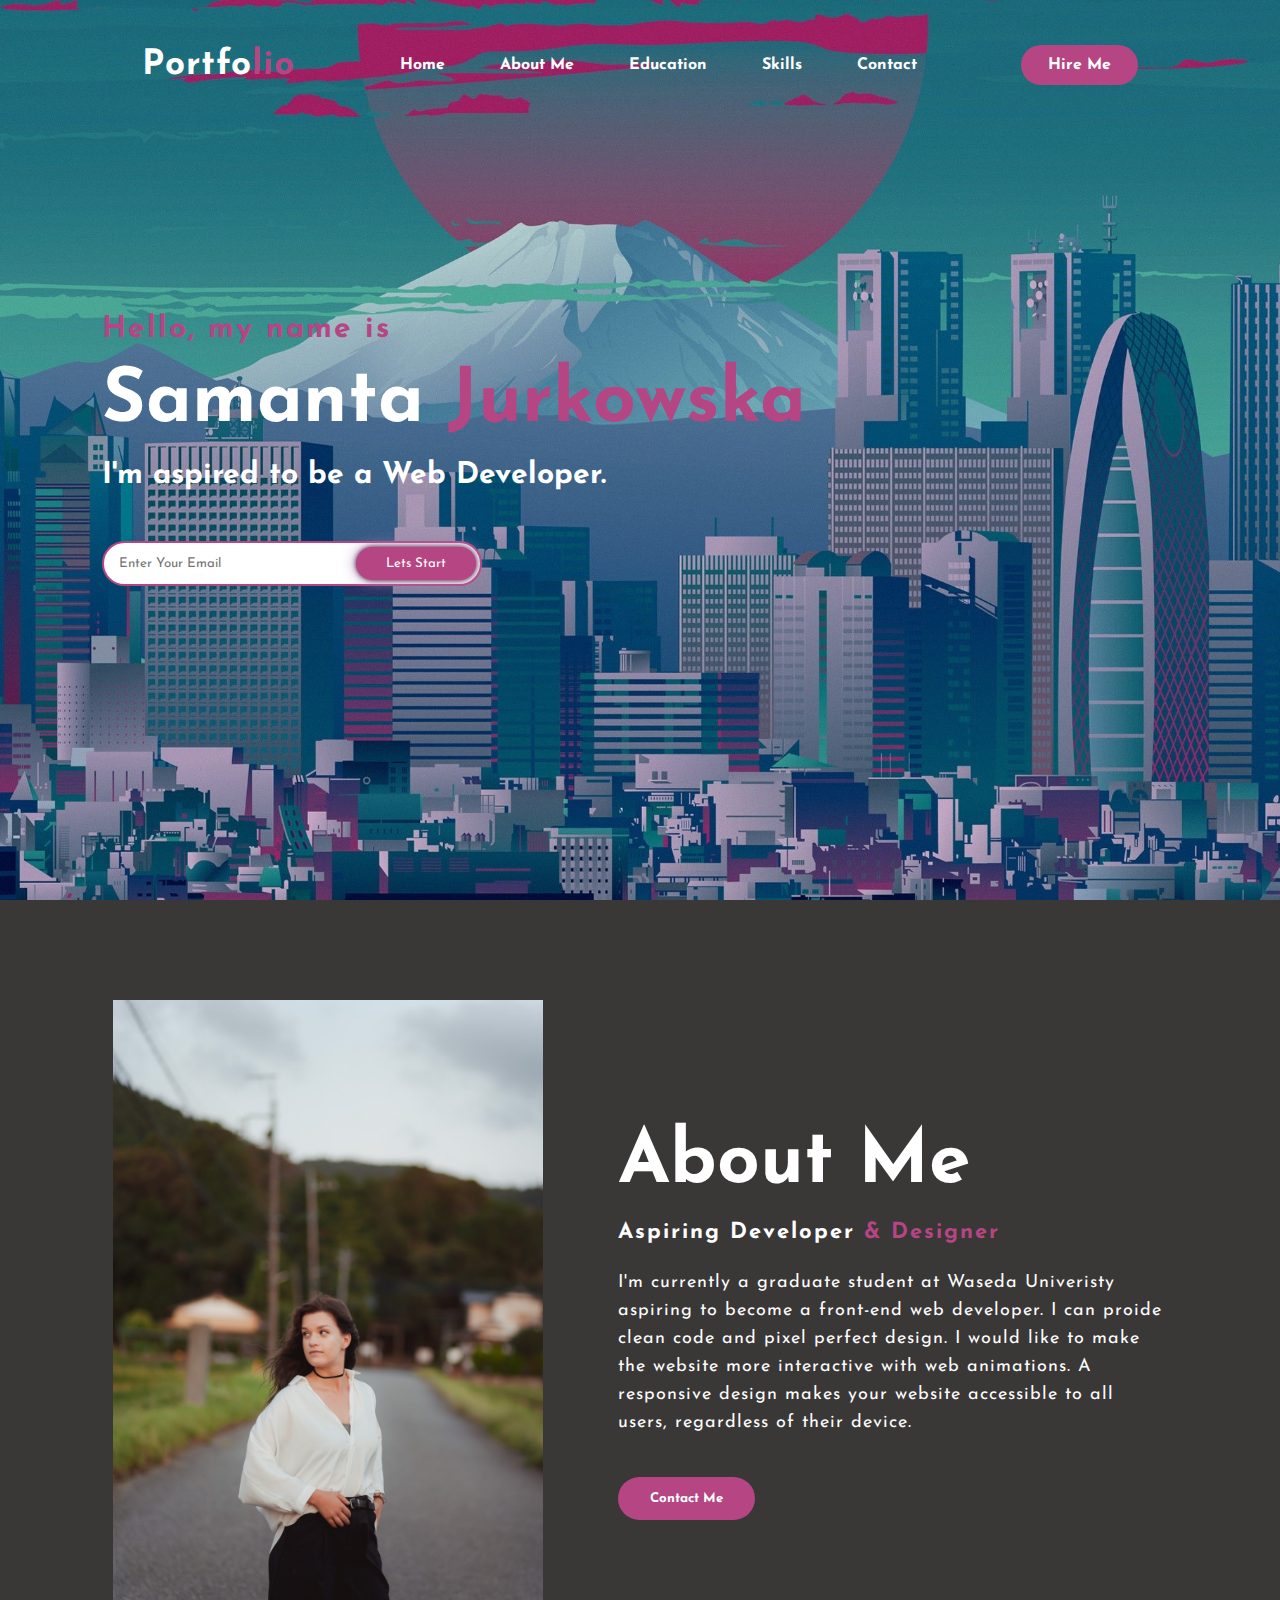
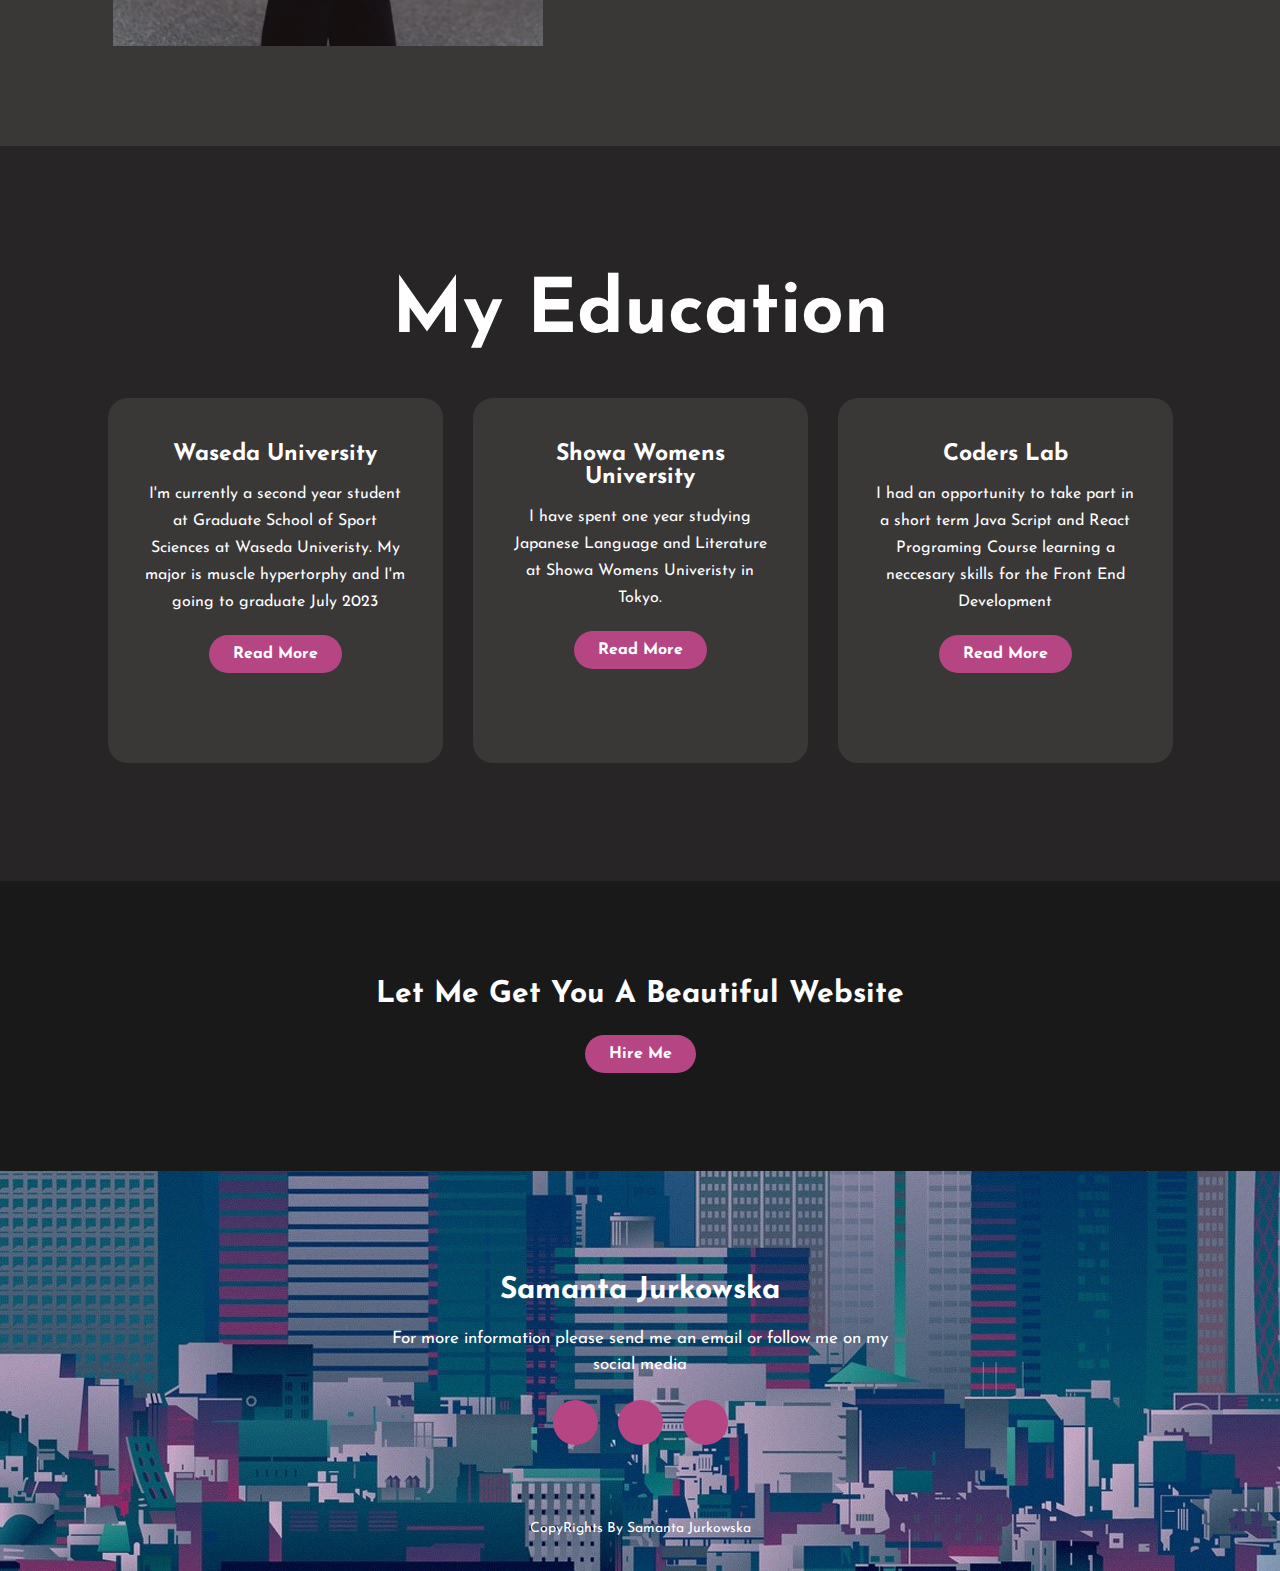
<file: CV-Projects/CV/index.html>
<!DOCTYPE html>
<html>
  <head>
    <title>Portfolio Website</title>
    <link rel="stylesheet" type="text/css" href="style.css">

    <link rel="preconnect" href="https://fonts.gstatic.com">
    <link href="https://fonts.googleapis.com/css2?family=Josefin+Sans:ital,wght@0,100;0,200;0,300;0,400;0,500;0,600;0,700;1,100;1,200;1,300;1,400;1,500;1,600;1,700&display=swap" rel="stylesheet">
    <link rel="stylesheet" href="https://cdnjs.cloudflare.com/ajax/libs/font-awesome/6.2.0/css/all.min.css" integrity="sha512-xh6O/CkQoPOWDdYTDqeRdPCVd1SpvCA9XXcUnZS2FmJNp1coAFzvtCN9BmamE+4aHK8yyUHUSCcJHgXloTyT2A==" crossorigin="anonymous" referrerpolicy="no-referrer" />
  </head>
  <body>
      <!--Main Page-->
      <div class="main">
          <nav>
              <h2 class="logo">Portfo<span>lio</span></h2>
              <ul>
                <li><a href="#">Home</a></li>
                <li><a href="#">About Me</a></li>
                <li><a href="#">Education</a></li>
                <li><a href="#">Skills</a></li>
                <li><a href="#">Contact</a></li>
              </ul>
              <a href="#" class="btn">Hire Me</a>
          </nav>
          <div class="content">
              <h4>Hello, my name is</h4>
              <h1>Samanta <span>Jurkowska</span></h1>
              <h3>I'm aspired to be a Web Developer.</h3>
              <div class="subscribe">
                  <form>
                      <input type="email" name="email" id="mail" placeholder="Enter Your Email">
                      <input type="submit" name="submit" value="Lets Start">
                  </form>
              </div>
          </div>
      </div>
      <!--About Me Section-->
      <section class="about">
          <div class="main-content">
              <img src="./Images/Personal2.jpg" alt="">
              <div class="about-text">
                  <h2>About Me</h2>
                  <h5>Aspiring Developer <span>& Designer</span></h5>
                  <p>I'm currently a graduate student at Waseda Univeristy aspiring to become a front-end web developer. I can proide clean code and pixel perfect design. I would like to make the website more interactive with web animations. A responsive design makes your website accessible to all users, regardless of their device.</p>
                  <button type="button">Contact Me</button>
              </div>
          </div>
      </section>

      <!--Education-->
      <div class="education">
          <div class="title">
              <h2>My Education</h2>
          </div>
          <div class="box">
              <div class="card">
                <i class="fa-solid fa-user-graduate"></i>
                <h5>Waseda University</h5>
                <div class="pra">
                    <p>I'm currently a second year student at Graduate School of Sport Sciences at Waseda Univeristy. My major is muscle hypertorphy and I'm going to graduate July 2023</p>
                    <p style="text-align: center;">
                        <a class="button" href="#">Read More</a>
                    </p>
                </div>
              </div>

              <div class="card">
                <i class="fa-solid fa-book-open"></i>
                <h5>Showa Womens University</h5>
                <div class="pra">
                    <p>I have spent one year studying Japanese Language and Literature at Showa Womens Univeristy in Tokyo.</p>
                    <p style="text-align: center;">
                        <a class="button" href="#">Read More</a>
                    </p>
                </div>
              </div>

              <div class="card">
                <i class="fa-solid fa-laptop-code"></i>
                <h5>Coders Lab</h5>
                <div class="pra">
                    <p>I had an opportunity to take part in a short term Java Script and React Programing Course learning a neccesary skills for the Front End Development</p>
                    <p style="text-align: center;">
                        <a class="button" href="#">Read More</a>
                    </p>
                </div>
              </div>
          </div>
      </div>
      <!--Contact-->
      <div class="contact-me">
          <p>Let Me Get You A Beautiful Website</p>
          <a class="button-two" href="#">Hire Me</a>
      </div>
      <!--footer-->
      <footer>
          <p>Samanta Jurkowska</p>
          <p>For more information please send me an email or follow me on my social media</p>
          <div class="social">
              <a href="#"><i class="fa-brands fa-facebook"></i></a>
              <a href="#"><i class="fa-brands fa-instagram"></i></a>
              <a href="#"><i class="fa-brands fa-github"></i></a>
          </div>
          <p class="end">CopyRights By Samanta Jurkowska</p>
      </footer>
  </body>
</html>
</file>
<file: CV-Projects/CV/style.css>
* {
  padding: 0;
  margin: 0;
  font-family: "Josefin Sans", sans-serif;
  box-sizing: border-box;
}
.main {
  height: 100vh;
  width: 100%;
  background-image: url(./Images/Background2.jpg);
  background-size: cover;
  background-position: center;
}
nav {
  display: flex;
  align-items: center;
  justify-content: space-around;
  padding-top: 45px;
  padding-left: 8%;
  padding-right: 8%;
}
.logo {
  color: white;
  font-size: 35px;
  letter-spacing: 1px;
  cursor: pointer;
}
span {
  color: #b64583;
}
nav ul li {
  list-style-type: none;
  display: inline-block;
  padding: 10px 25px;
}
nav ul li a {
  color: white;
  text-decoration: none;
  font-weight: bold;
  text-transform: capitalize;
}
nav ul li a:hover {
  color: #b64583;
  transition: 0.4s;
}
.btn {
  background-color: #b64583;
  color: white;
  text-decoration: none;
  border: 2px solid transparent;
  font-weight: bold;
  padding: 10px 25px;
  border-radius: 30px;
  transition: transform 0.4s;
}
.btn:hover {
  transform: scale(1.2);
}
.content {
  position: absolute;
  top: 50%;
  left: 8%;
  transform: translateY(-50%);
}
h1 {
  color: white;
  margin: 20px 0px 20px;
  font-size: 75px;
}
h3 {
  color: white;
  font-size: 30px;
  margin-bottom: 50px;
}
h4 {
  color: #b64583;
  letter-spacing: 2px;
  font-size: 30px;
}
.subscribe form {
  width: 380px;
  max-width: 100%;
  position: relative;
}
.subscribe form input:first-child {
  display: inline-block;
  width: 100%;
  padding: 14px 130px 14px 15px;
  border: 2px solid #b64583;
  outline: none;
  border-radius: 30px;
}
.subscribe form input:last-child {
  position: absolute;
  display: inline-block;
  outline: none;
  border: none;
  padding: 10px 30px;
  border-radius: 30px;
  background-color: #b64583;
  color: white;
  box-shadow: 0px 0px 5px rgb(68, 30, 65), 0px 0px 15px rgb(177, 134, 179);
  top: 6px;
  right: 6px;
}
.about {
  width: 100%;
  padding: 100px 0px;
  background-color: #3a3737;
}
.about img {
  height: auto;
  width: 430px;
}
.about-text {
  width: 550px;
}
.main-content {
  width: 1130px;
  max-width: 95%;
  margin: 0 auto;
  display: flex;
  align-items: center;
  justify-content: space-around;
}
.about-text h2 {
  color: white;
  font-size: 75px;
  text-transform: capitalize;
  margin-bottom: 20px;
}
.about-text h5 {
  color: white;
  letter-spacing: 2px;
  font-size: 22px;
  margin-bottom: 25px;
  text-transform: capitalize;
}
.about-text p {
  color: #fcfcfc;
  letter-spacing: 1px;
  line-height: 28px;
  font-size: 18px;
  margin-bottom: 40px;
}
button {
  background-color: #b64583;
  color: white;
  text-decoration: none;
  border: 2px solid transparent;
  font-weight: bold;
  padding: 13px 30px;
  border-radius: 30px;
  transition: 0.4s;
}

button:hover {
  background-color: transparent;
  border: 2px solid #b64583;
  cursor: pointer;
}

.education {
  background-color: #272525;
  width: 100%;
  padding: 100px 0px;
}
.title h2 {
  color: white;
  font-size: 75px;
  width: 1130px;
  margin: 30px auto;
  text-align: center;
}
.box {
  display: flex;
  justify-content: center;
  align-items: center;
  min-height: 400px;
}
.card {
  height: 365px;
  width: 335px;
  padding: 20px 35px;
  background: #3a3737;
  border-radius: 20px;
  margin: 15px;
  position: relative;
  overflow: hidden;
  text-align: center;
}
.card i {
  font-size: 50px;
  display: block;
  text-align: center;
  margin: 25px 0px;
  color: #b64583;
}
h5 {
  color: white;
  font-size: 23px;
  margin-bottom: 15px;
}
.pra p {
  color: #fcfcfc;
  font-size: 16px;
  line-height: 27px;
  margin-bottom: 25px;
}
.card .button {
  background-color: #b64583;
  color: white;
  text-decoration: none;
  border: 2px solid transparent;
  font-weight: bold;
  padding: 9px 22px;
  border-radius: 30px;
  transition: 0.4s;
}
.card .button:hover {
  background-color: transparent;
  border: 2px solid #b64583;
  cursor: pointer;
}
.contact-me {
  width: 100%;
  height: 290px;
  background: #191919;
  display: flex;
  align-items: center;
  flex-direction: column;
  justify-content: center;
}
.contact-me p {
  color: white;
  font-size: 30px;
  font-weight: bold;
  margin-bottom: 25px;
}
.contact-me .button-two {
  background-color: #b64583;
  color: white;
  text-decoration: none;
  border: 2px solid transparent;
  font-weight: bold;
  padding: 9px 22px;
  border-radius: 30px;
  transition: 0.4s;
}
.contact-me .button-two:hover {
  background-color: transparent;
  border: 2px solid #b64583;
  cursor: pointer;
}
footer {
  position: relative;
  width: 100%;
  height: 400px;
  background-image: url(./Images/Background2.jpg);
  background-position: bottom;
  display: flex;
  flex-direction: column;
  align-items: center;
  justify-content: center;
}
footer p:nth-child(1) {
  font-size: 30px;
  color: white;
  margin-bottom: 20px;
  font-weight: bold;
}
footer p:nth-child(2) {
  color: white;
  font-size: 17px;
  width: 500px;
  text-align: center;
  line-height: 26px;
}
.social {
  display: flex;
}
.social a {
  width: 45px;
  height: 45px;
  display: flex;
  align-items: center;
  justify-content: center;
  background: #b64583;
  border-radius: 50%;
  margin: 22px 10px;
  color: white;
  text-decoration: none;
  font-size: 20px;
}
.social a:hover {
  transform: scale(1.3);
  transition: 0.3s;
}
.end {
  position: absolute;
  color: white;
  bottom: 35px;
  font-size: 14px;
}
</file>
